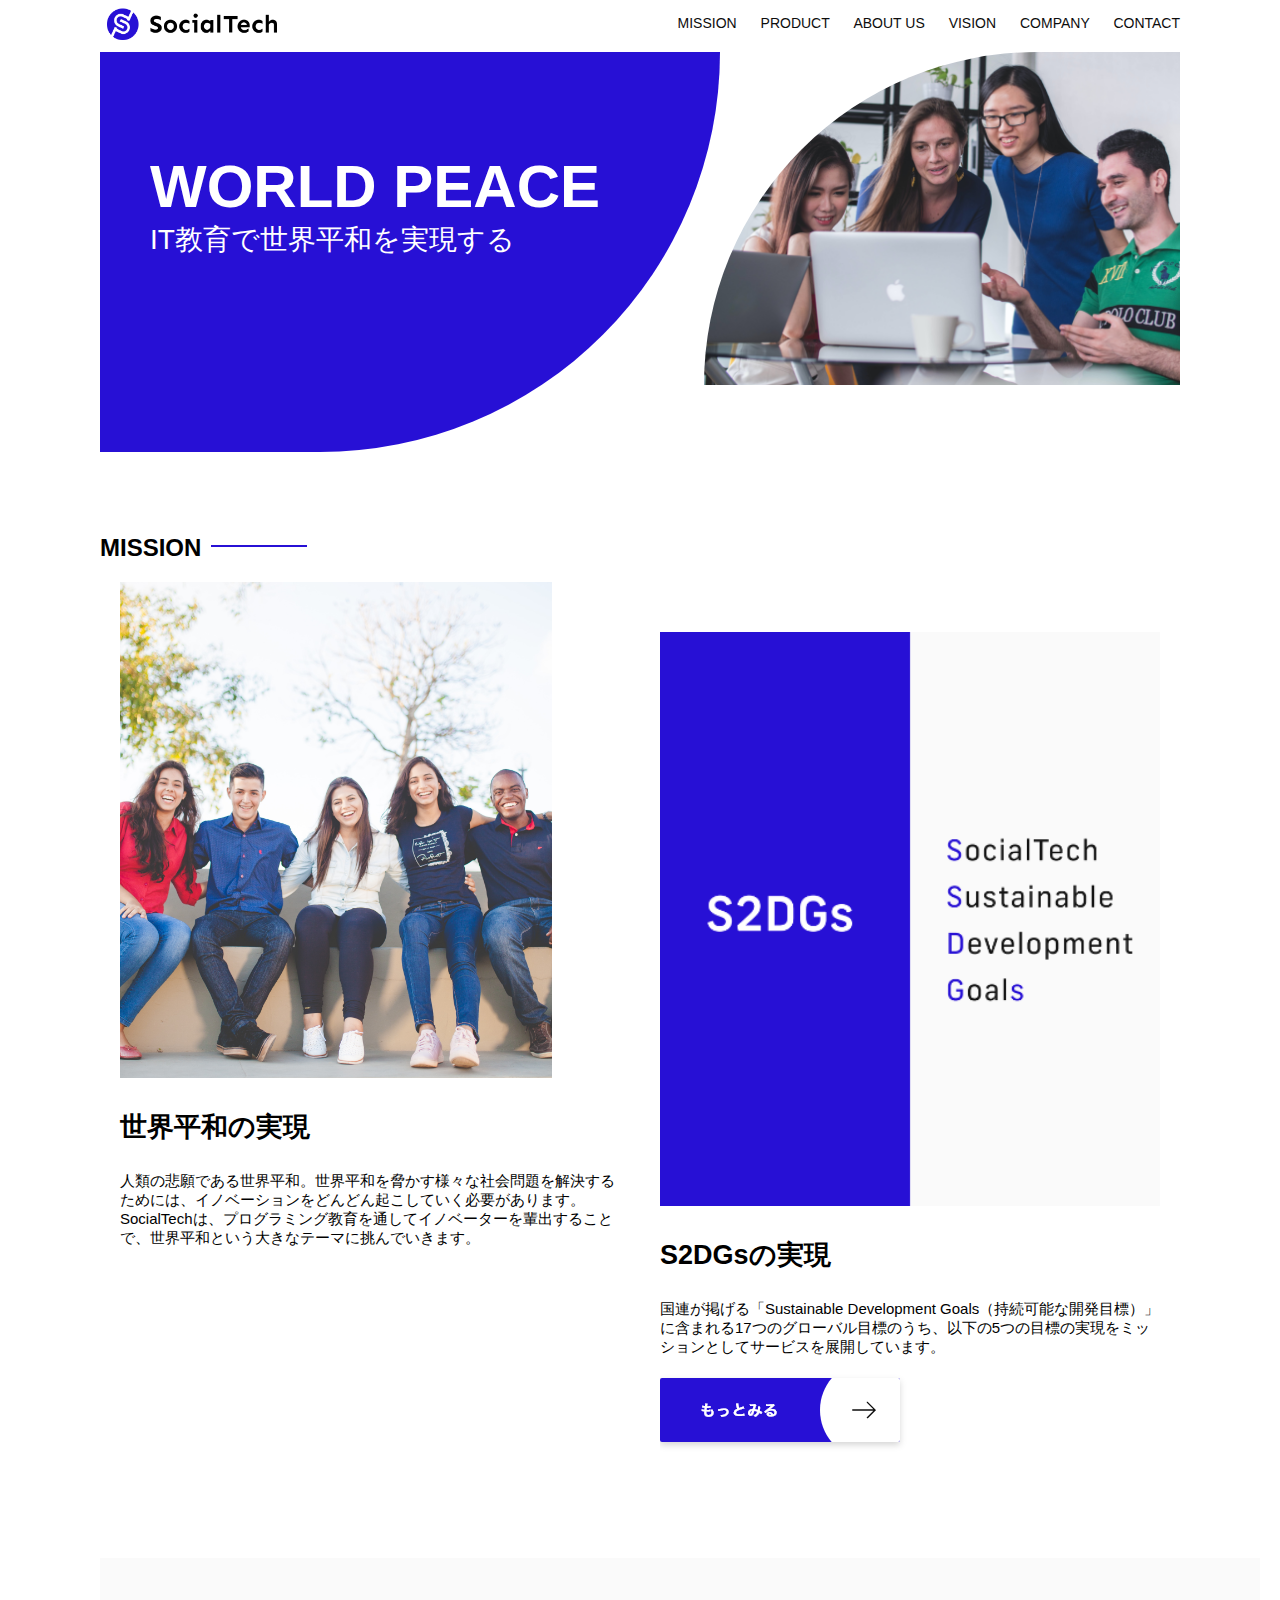
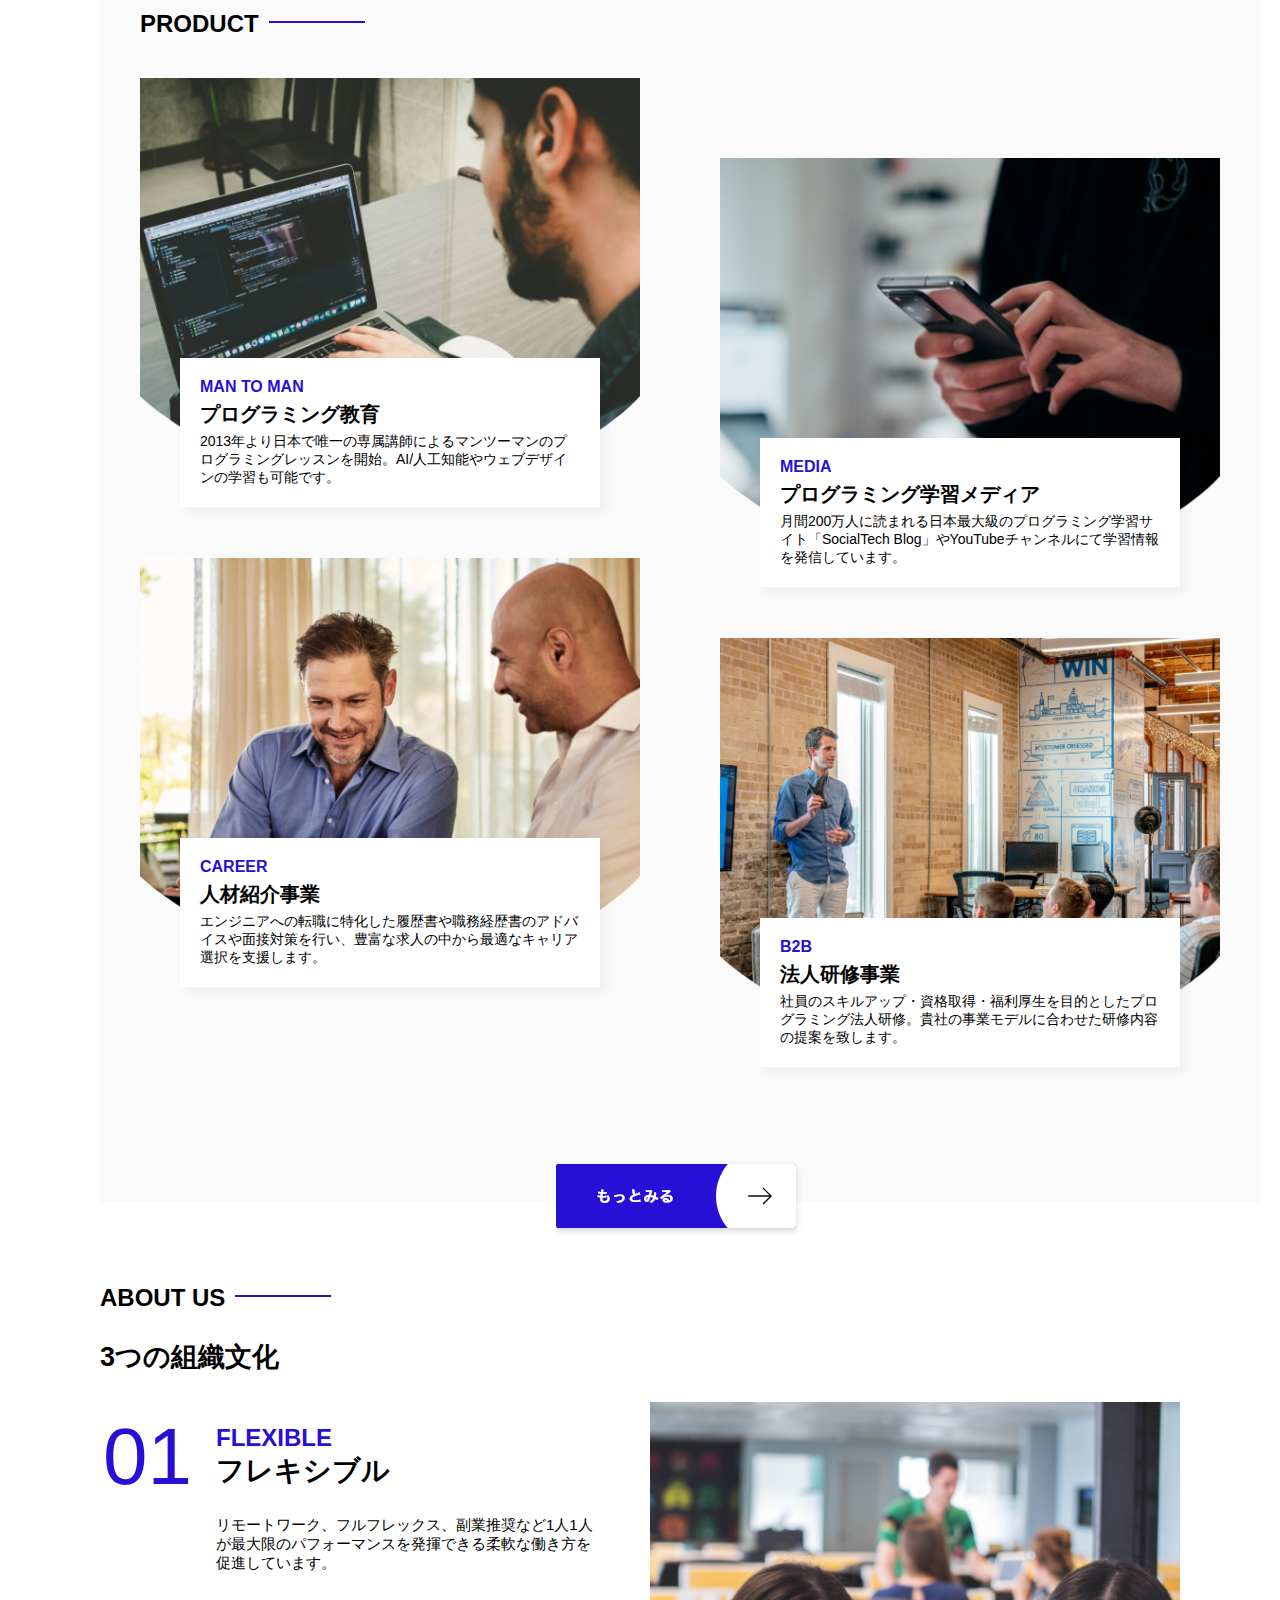
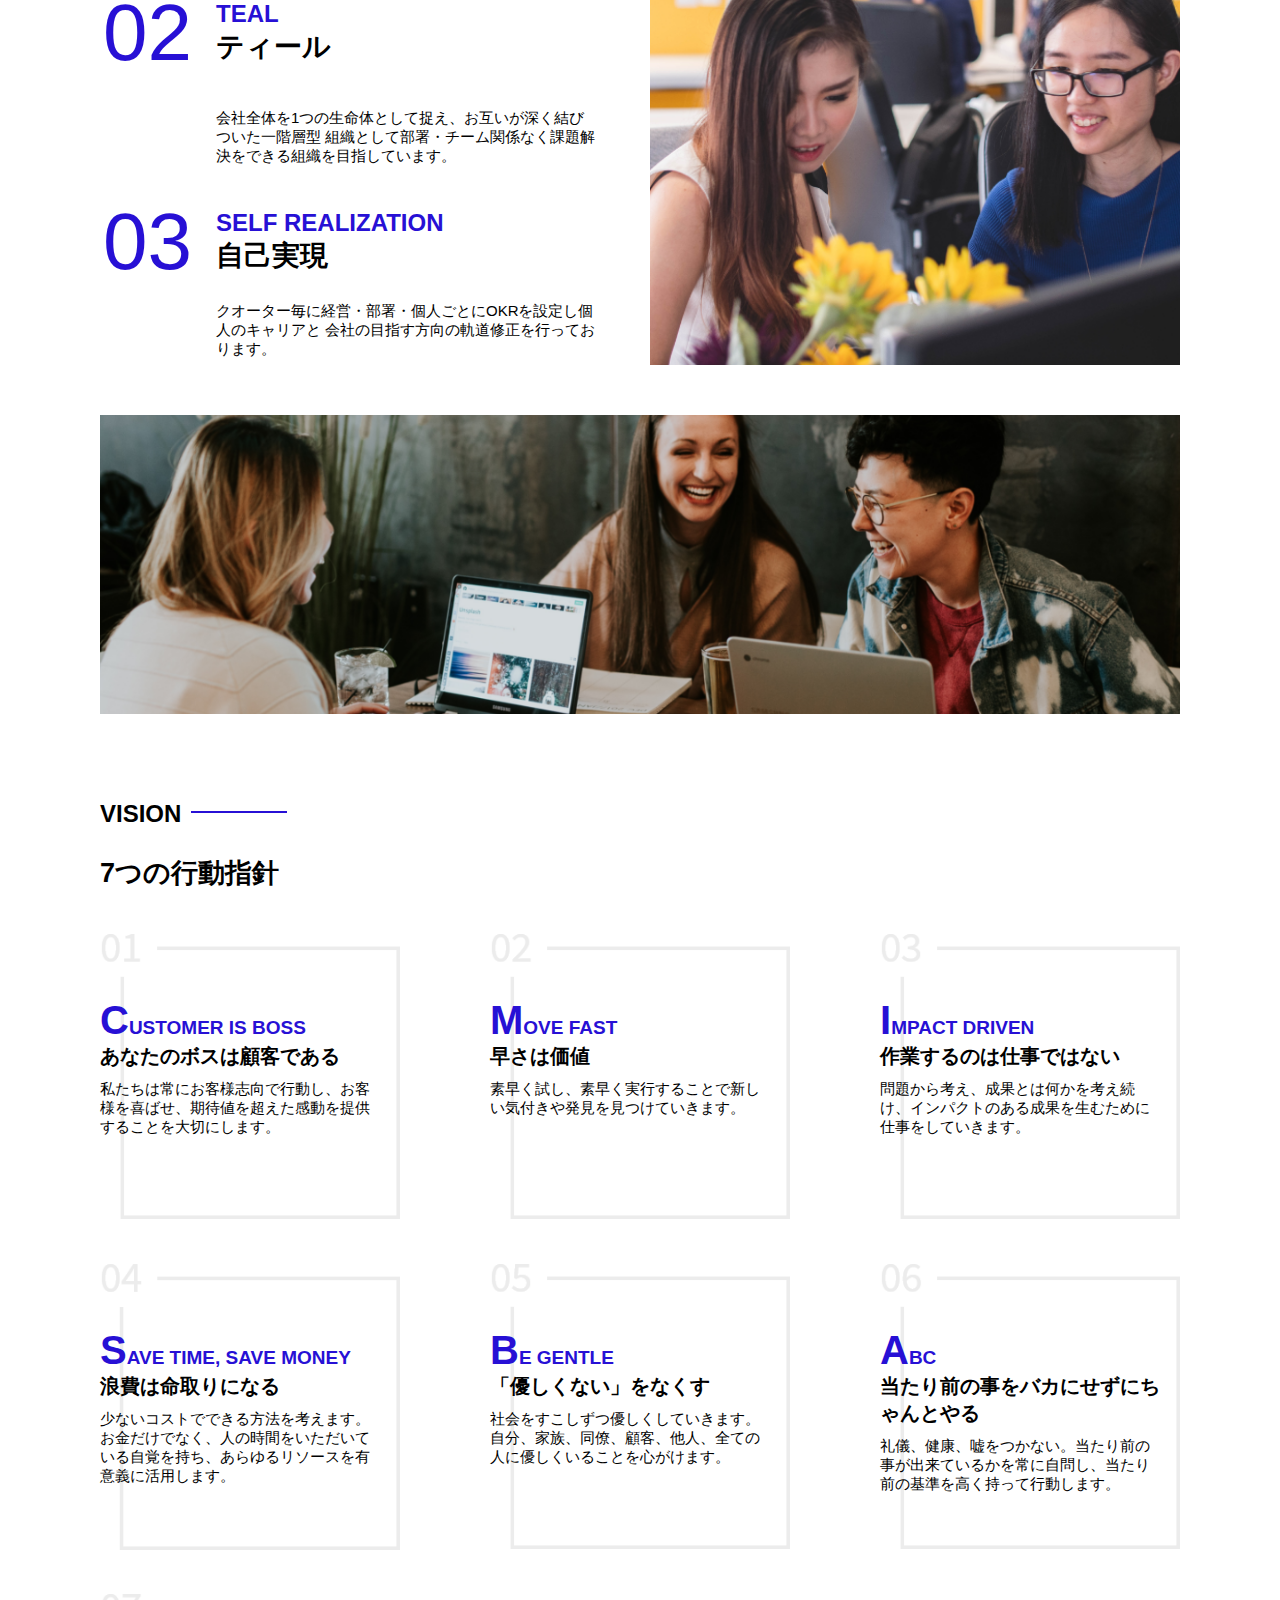
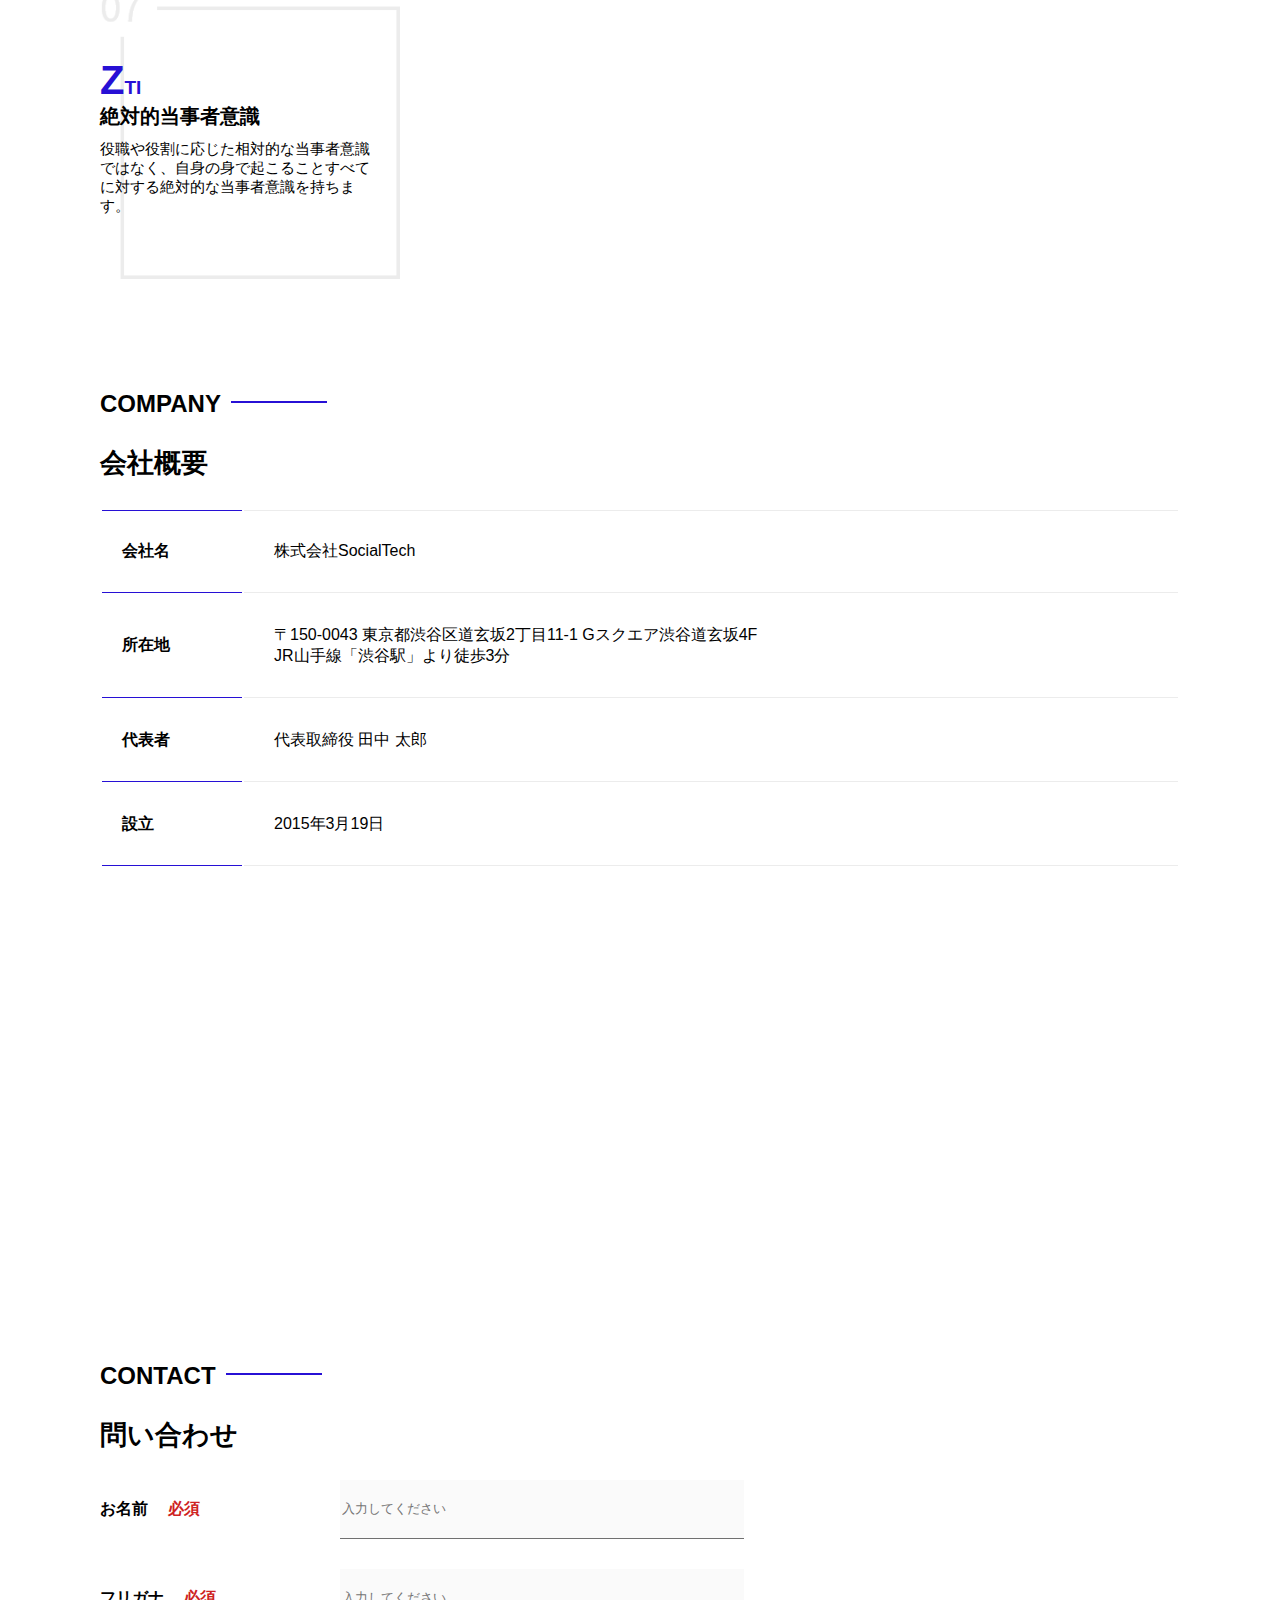
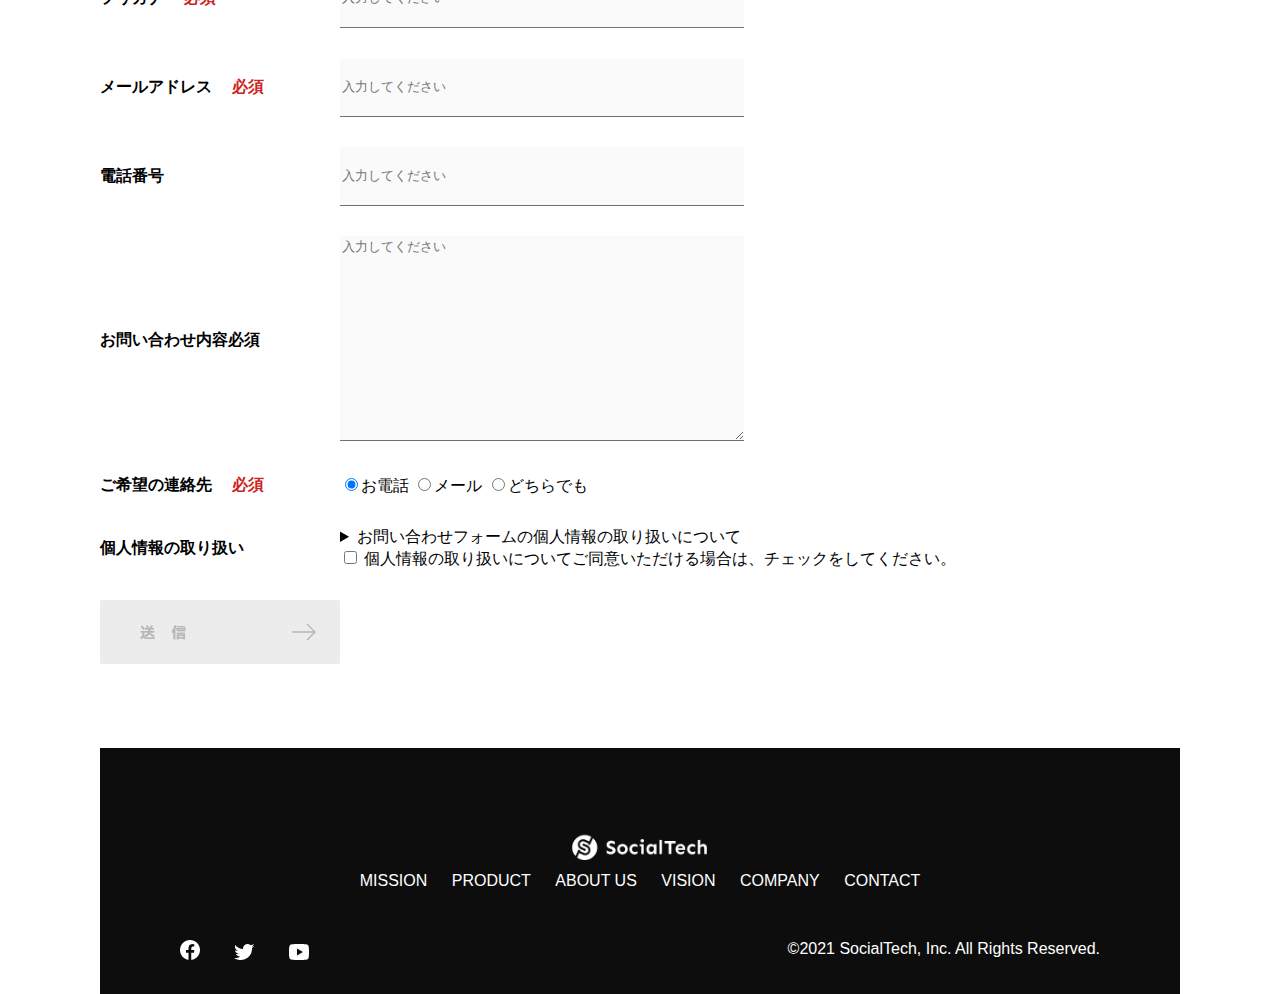
<file: index.html>
<!DOCTYPE html>
<html>
  <head>
    <title>SocialTech</title>
    <meta charset="UTF-8">
    <meta name="description" content="SocialTechはEdTech業界のリーディングカンパニーを目指します。">
    <meta name="viewport" content="width=device-width, initial-scale=1.0">
    <meta name="twitter:card" content="summary_large_image"/>
    <meta name="twitter:site" content="@Moyokoo600"/>
    <meta property="og:url" content="https://moyoko0227.github.io/samurai_HTML-CSS/"/>
    <meta property="og:title" content="SocialTech"/>
    <meta property="og:description" content="練習用"/>
    <meta property="og:image" content="images/logo.png"/>

    <link rel="stylesheet" href="style.css">
  </head>

  <body>
    <header>
      <a href="index.html" id="logo"><img src="images/logo.png" alt="トップページに戻る" ></a>
      <nav id="nav-pc">
        <a href="mission.html">MISSION</a>
        <a href="product.html">PRODUCT</a>
        <a href="index.html#aboutus">ABOUT US</a>
        <a href="index.html#vision">VISION</a>
        <a href="index.html#company">COMPANY</a>
        <a href="index.html#contact">CONTACT</a>
      </nav>

      <img id="menu-sp" src="images/button-menu.png" alt="ナビゲーションを開く" onclick="document.getElementById('nav-sp').style.display = 'block'">

      <nav id="nav-sp">
        <img id="close" src="images/button-close.png" alt="ナビゲーションを閉じる" onclick="document.getElementById('nav-sp').style.display = 'none'">
        <a id="logo-sp" href="index.html" onclick="document.getElementById('nav-sp').style.display = 'none'"><img src="images/logo-sp.png" alt="トップページに戻る"></a>
        <a class="menu" href="mission.html" onclick="document.getElementById('nav-sp').style.display = 'none'">MISSION</a>
        <a class="menu" href="product.html" onclick="document.getElementById('nav-sp').style.display = 'none'">PRODUCT</a>
        <a class="menu" href="index.html#aboutus" onclick="document.getElementById('nav-sp').style.display = 'none'">ABOUT US</a>
        <a class="menu" href="index.html#vision" onclick="document.getElementById('nav-sp').style.display = 'none'">VISION</a>
        <a class="menu" href="index.html#company" onclick="document.getElementById('nav-sp').style.display = 'none'">COMPANY</a>
        <a class="menu" href="index.html#contact" onclick="document.getElementById('nav-sp').style.display = 'none'">CONTACT</a>
        <div id="sns">
          <a href="https://www.facebook.com/sejuku2013"><img src=images/button-facebook.png alt="Facebookのリンク"></a>
          <a href="https://twitter.com/samuraijuku"><img src="images/button-twitter.png" alt="Twitterのリンク"></a>
          <a href="https://www.youtube.com/channel/UCCFOQO5aDK0xXam4cUQXT8g"><img src=images/button-youtube.png alt="YouTubeのリンク"></a>
        </div>

      </nav>
    </header>

    <main>
      <article>
        <section id="main-visual">
          <div id="main-message">
            <h1>WORLD PEACE</h1>
            <p>IT教育で世界平和を実現する</p>
          </div>
          <img src="images/index/index-main.png" alt="PCの周りに集まる多国籍の仲間たち">
        </section>

        <section id="mission">
          <h2 class="index-h2">MISSION</h2>
          <div id="mission-flex">
            <div>
              <img id="misiion-photo" src="images/index/index-mission.png" alt="屋外のベンチで写真を撮影する多国籍の仲間たち">
              <h3>世界平和の実現</h3>
              <p>人類の悲願である世界平和。世界平和を脅かす様々な社会問題を解決するためには、イノベーションをどんどん起こしていく必要があります。SocialTechは、プログラミング教育を通してイノベーターを輩出することで、世界平和という大きなテーマに挑んでいきます。</p>
            </div>

            <div>
              <img id="s2dgs" src="images/index/s2dgs.png" alt="S2DGs">
              <h3>S2DGsの実現</h3>
              <p>国連が掲げる「Sustainable Development Goals（持続可能な開発目標）」に含まれる17つのグローバル目標のうち、以下の5つの目標の実現をミッションとしてサービスを展開しています。</p>
              <a href="mission.html">
                <img src="images/button-more.png" alt="もっとみる">
              </a>
            </div>
          </div>
        </section>

        <section id="product">
          <h2 class="index-h2">PRODUCT</h2>
          <div>
            <div id="product-left">
              <div>
                <img class="product-photo" src="images/index/index-mantoman.png" alt="PCでコードを書く男性">
                <div class="product-explain">
                  <span>MAN TO MAN</span>
                  <h3>プログラミング教育</h3>
                  <p>2013年より日本で唯一の専属講師によるマンツーマンのプログラミングレッスンを開始。AI/人工知能やウェブデザインの学習も可能です。</p>
                </div>
              </div>

              <div>
                <img class="product-photo" src="images/index/index-career.png" alt="笑顔で話し合う2人の男性">
                <div class="product-explain">
                  <span>CAREER</span>
                  <h3>人材紹介事業</h3>
                  <p>エンジニアへの転職に特化した履歴書や職務経歴書のアドバイスや面接対策を行い、豊富な求人の中から最適なキャリア選択を支援します。</p>
                </div>
              </div>
            </div>

            <div id="product-right">
              <div>
                <img class="product-photo" src="images/index/index-media.png" alt="スマートフォンを操作する人">
                <div class="product-explain">
                  <span>MEDIA</span>
                  <h3>プログラミング学習メディア</h3>
                  <p>月間200万人に読まれる日本最大級のプログラミング学習サイト「SocialTech Blog」やYouTubeチャンネルにて学習情報を発信しています。</p>
                </div>
              </div> 

              <div>
                <img class="product-photo" src="images/index/index-b2b.png" alt="講演中の男性とそれを聴く人々"> 
                <div class="product-explain">
                  <span>B2B</span>
                  <h3>法人研修事業</h3>
                  <p>社員のスキルアップ・資格取得・福利厚生を目的としたプログラミング法人研修。貴社の事業モデルに合わせた研修内容の提案を致します。</p>
                </div>
              </div>
            </div>
          </div>

        <div>
          <a id="product-more" href="product.html">
            <img src="images/button-more.png" alt="もっとみる">
          </a>
        </div>
        </section>

        <section id="aboutus">
          <h2 class="index-h2">ABOUT US</h2>
          <h3>3つの組織文化</h3>
          <div>
            <table class="culture-table">
              <tr>
                <td>
                  <span class="culture-num">01</span>
                </td>
                <td>
                  <span class="culture-en">FLEXIBLE</span>
                  <span class="culture-jp">フレキシブル</span>
                </td>
              </tr>
              <tr>
                <td>
                </td>
                <td>
                  <p class="culture-description">リモートワーク、フルフレックス、副業推奨など1人1人が最大限のパフォーマンスを発揮できる柔軟な働き方を促進しています。</p>
                </td>
              </tr>
              <tr>
                <td>
                  <span class="culture-num">02</span>
                </td>
                <td>
                  <span class="culture-en">TEAL</span>
                  <span class="culture-jp">ティール</span>
                </td>
                <tr>
                  <td>
                  </td>
                  <td>
                    <p class="description">会社全体を1つの生命体として捉え、お互いが深く結びついた一階層型
                      組織として部署・チーム関係なく課題解決をできる組織を目指しています。</p>
                  </td>
                </tr>
              </tr>
              <tr>
                <td>
                  <span class="culture-num">03</span>
                </td>
                <td>
                  <span class="culture-en">SELF REALIZATION</span>
                  <span class="culture-jp">自己実現</span>
                </td>
              </tr>
              <tr>
                <td>
                </td>

                <td>
                  <p class="culture-description">クオーター毎に経営・部署・個人ごとにOKRを設定し個人のキャリアと
                    会社の目指す方向の軌道修正を行っております。</p>
                </td>
              </tr>
            </table>

            <img class="culture-img" src="images/index/index-aboutus1.png" alt="笑顔で話し合う2人の女性">
          </div>
          <img class="culture-img2" src="images/index/index-aboutus2.png" alt="笑顔で話し合う3人の男女">
        </section>

        <section id="vision">
          <h2 class="index-h2">VISION</h2>
          <h3>7つの行動指針</h3>
          <div>
            <div class="vision-box">
              <img src="images/index/vision-01.png" alt="01">
              <span>
                <h4>CUSTOMER IS BOSS</h4>
                <h5>あなたのボスは顧客である</h5>
                <p>私たちは常にお客様志向で行動し、お客様を喜ばせ、期待値を超えた感動を提供することを大切にします。</p>
              </span>
            </div>

            <div class="vision-box">
              <img src="images/index/vision-02.png" alt="02">
              <span>
                <h4>MOVE FAST</h4>
                <h5>早さは価値</h5>
                <p>素早く試し、素早く実行することで新しい気付きや発見を見つけていきます。</p>
              </span>
            </div>

            <div class="vision-box">
              <img src="images/index/vision-03.png" alt="03">
              <span>
                <h4>IMPACT DRIVEN</h4>
                <h5>作業するのは仕事ではない</h5>
                <p>問題から考え、成果とは何かを考え続け、インパクトのある成果を生むために仕事をしていきます。</p>
              </span>
            </div>

            <div class="vision-box">
              <img src="images/index/vision-04.png" alt="04">
              <span>
                <h4>SAVE TIME, SAVE MONEY</h4>
                <h5>浪費は命取りになる</h5>
                <p>少ないコストでできる方法を考えます。お金だけでなく、人の時間をいただいている自覚を持ち、あらゆるリソースを有意義に活用します。</p>
              </span>
            </div>

            <div class="vision-box">
              <img src="images/index/vision-05.png" alt="05">
              <span>
                <h4>BE GENTLE</h4>
                <h5>「優しくない」をなくす</h5>
                <p>社会をすこしずつ優しくしていきます。自分、家族、同僚、顧客、他人、全ての人に優しくいることを心がけます。</p>
              </span>
            </div>

            <div class="vision-box">
              <img src="images/index/vision-06.png" alt="06">
              <span>
                <h4>ABC</h4>
                <h5>当たり前の事をバカにせずにちゃんとやる</h5>
                <p>礼儀、健康、嘘をつかない。当たり前の事が出来ているかを常に自問し、当たり前の基準を高く持って行動します。</p>
              </span>
            </div>
            
            <div class="vision-box">
              <img src="images/index/vision-07.png" alt="07">
              <span>
                <h4>ZTI</h4>
                <h5>絶対的当事者意識</h5>
                <p>役職や役割に応じた相対的な当事者意識ではなく、自身の身で起こることすべてに対する絶対的な当事者意識を持ちます。</p>
              </span>
            </div>
          </div>
        </section>

        <section id="company">
          <h2 class="index-h2">COMPANY</h2>
          <h3>会社概要</h3>

          <table id="company-table">
            <tr>
              <th class="tableheader-first">会社名</th>
              <td class="cell-first">株式会社SocialTech</td>
            </tr>
            <tr>
              <th class="tableheader">所在地</th>
              <td class="cell">〒150-0043 東京都渋谷区道玄坂2丁目11-1 Gスクエア渋谷道玄坂4F<br>JR山手線「渋谷駅」より徒歩3分</td>
            </tr>
            <tr>
              <th class="tableheader">代表者</th>
              <td class="cell">代表取締役 田中 太郎</td>
            </tr>
              <th class="tableheader">設立</th>
              <td class="cell">2015年3月19日</td>
          </table>

          <iframe src="https://www.google.com/maps/embed?pb=!1m18!1m12!1m3!1d3241.7769980488697!2d139.6935948758876!3d35.65786553125704!2m3!1f0!2f0!3f0!3m2!1i1024!2i768!4f13.1!3m3!1m2!1s0x60188b55ffeaaaab%3A0x552bb81dbe5fefb7!2z44CSMTUwLTAwNDMg5p2x5Lqs6YO95riL6LC35Yy66YGT546E5Z2C77yS5LiB55uu77yR77yR4oiS77yR77yR!5e0!3m2!1sja!2sjp!4v1689085888357!5m2!1sja!2sjp" width="600" height="450" style="border:0;" allowfullscreen="" loading="lazy" referrerpolicy="no-referrer-when-downgrade"></iframe>
        </section>

        <section id="contact">
          <h2 class="index-h2">CONTACT</h2>
          <h3>問い合わせ</h3>

          <form action="https://api.staticforms.xyz/submit" method="post">
            <input type="text" name="honeypot" style="display:none">
            <input type="hidden" name="accessKey" value="829901fa-8f30-4f0e-9610-efa7ad32d273">
            <input type="hidden" name="subject" value="お問合せフォーム" />
            <input type="hidden" name="replyTo" value="moyokoyoo@gmail.com">
            <input type="hidden" name="redirectTo" value="">
    
            <div>
              <div class="contact-heading">
                <label class="contact-label">お名前<span class="contact-span">必須</span></label>
              </div>
              <div>
                <input type="text" name="name" placeholder="入力してください" class="contact-textbox">
              </div>
            </div>

            <div>
              <div class="contact-heading">
                <label class="contact-label">フリガナ<span class="contact-span">必須</span></label>
              </div>
              <div>
                <input type="text" name="hurigana" placeholder="入力してください" class="contact-textbox">
              </div>
            </div>

            <div>
              <div class="contact-heading">
                <label class="contact-label">メールアドレス<span class="contact-span">必須</span></label>
              </div>
              <div>
                <input type="text" name="email" placeholder="入力してください"  class="contact-textbox">
              </div>
            </div>

            <div>
              <div class="contact-heading">
                <label class="contact-label">電話番号</label>
              </div>
              <div>
                <input type="text" name="tel" placeholder="入力してください" class="contact-textbox">
              </div>
            </div>

            <div>
              <div class="contact-heading">
                <label class="contact-label">お問い合わせ内容<span>必須</span></label>
              </div>
              <div>
                <textarea class="contact-textarea" placeholder="入力してください" name="message"></textarea>
              </div>
            </div>

            <div>
              <div class="contact-heading">
                <label class="contact-label">ご希望の連絡先<span class=contact-span>必須</span></label>
              </div>
              <div>
                <input class="radiobutton" type="radio" value="tel" name="contact" checked><label>お電話</label>
                <input class="radiobutton" type="radio" value="mail" name="contact"><label>メール</label>
                <input class="radiobutton" type="radio" value="both" name="contact"><label>どちらでも</label>
              </div>
            </div>

            <div>
              <div class="contact-heading">
                <label class="contact-label">個人情報の取り扱い</label>
              </div>
              <div>
                <details>
                  <summary>お問い合わせフォームの個人情報の取り扱いについて</summary>
                  <div>
                    <span>１．組織の名称又は氏名</span><br>
                    株式会社SocialTech<br><br>
                    <span>２．個人情報保護管理者（若しくはその代理人）の氏名又は職名、所属及び連絡先
                      鈴木 一郎 コーポレート部</span><br>
                      メールアドレス：support@socialtech.net<br>TEL：03-xxxx-xxxx<br><br>
                    <span>３．個人情報の利用目的</span><br>
                    ・本サービス及び本サービスに関連する情報の提供又はそれらに関する連絡のため<br>
                    ・ユーザーの本人確認のため<br>
                    ・当社サービスのご案内のため<br>
                    ・当社の商品等の広告または宣伝（電子メールによるものを含むものとします。）<br><br> 
                    <span>４．個人情報の取り扱い業務の委託</span><br>
                    個人情報の取扱業務の全部または一部を外部に業務委託する場合があります。<br>
                    その際、弊社は、個人情報を適切に保護できる管理体制を敷き実行していることを条件として<br>
                    委託先を厳選したうえで、機密保持契約を委託先と締結し、お客様の個人情報を厳密に管理させます。<br><br>
                    <span>５．個人情報の開示等の請求</span><br>
                    お客様は、弊社に対してご自身の個人情報の開示等（利用目的の通知、開示、内容の訂正・追加・削除、利用の停止または消去、第三者への提供の停止）に関して、当社問合わせ窓口に申し出ることができます。<br>
                    その際、弊社はお客様ご本人を確認させていただいたうえで、合理的な期間内に対応いたします。<br><br>
                    なお、個人情報に関する弊社問合わせ先は、次の通りです。<br><br>
                    株式会社SocialTech　個人情報問合せ窓口<br>
                    〒150-0043　東京都渋谷区道玄坂2丁目11-1 Ｇスクエア渋谷道玄坂 4F<br>
                    メールアドレス：support@socialtech.net　TEL：03-xxxx-xxxx<br><br>
                    <span>６．個人情報を提供されることの任意性について</span><br><br>
                    お客様がご自身の個人情報を弊社に提供されるか否かは、お客様のご判断によりますが、もしご提供されない場合には、適切なサービスが提供できない場合がありますので予めご了承ください。
                  </div>
                </details>
                <input type="checkbox" name="agree">
                <span>個人情報の取り扱いについてご同意いただける場合は、チェックをしてください。</span>
              </div>
            </div>

            <input type="image" src="images/button-submit.png" alt="送信する">
          </form>

        </section>
      </article>
      <footer>
        <div id="footer-logo">
          <img src="images/logo-sp.png" alt="SocialTech">
        </div>
        
        <div id="footer-link">
          <a href="mission.html">MISSION</a>
          <a href="product.html">PRODUCT</a>
          <a href="index.html#aboutus">ABOUT US</a>
          <a href="index.html#vision">VISION</a>
          <a href="index.html#company">COMPANY</a>
          <a href="index.html#contact">CONTACT</a>
        </div>

        <div id="sns-footer">
          <a href="https://www.facebook.com/sejuku2013"><img src="images/button-facebook.png" alt="Facebookのリンク"></a>
          <a href="https://twitter.com/samuraijuku"><img src="images/button-twitter.png" alt="Twitterのリンク"></a>
          <a href="https://www.youtube.com/channel/UCCFOQO5aDK0xXam4cUQXT8g"><img src="images/button-youtube.png" alt="YouTubeのリンク"></a>
          <span id="copyright">&copy;2021 SocialTech, Inc. All Rights Reserved. </span>
        </div>
      </footer>
    </main>
  </body>
</html>
</file>
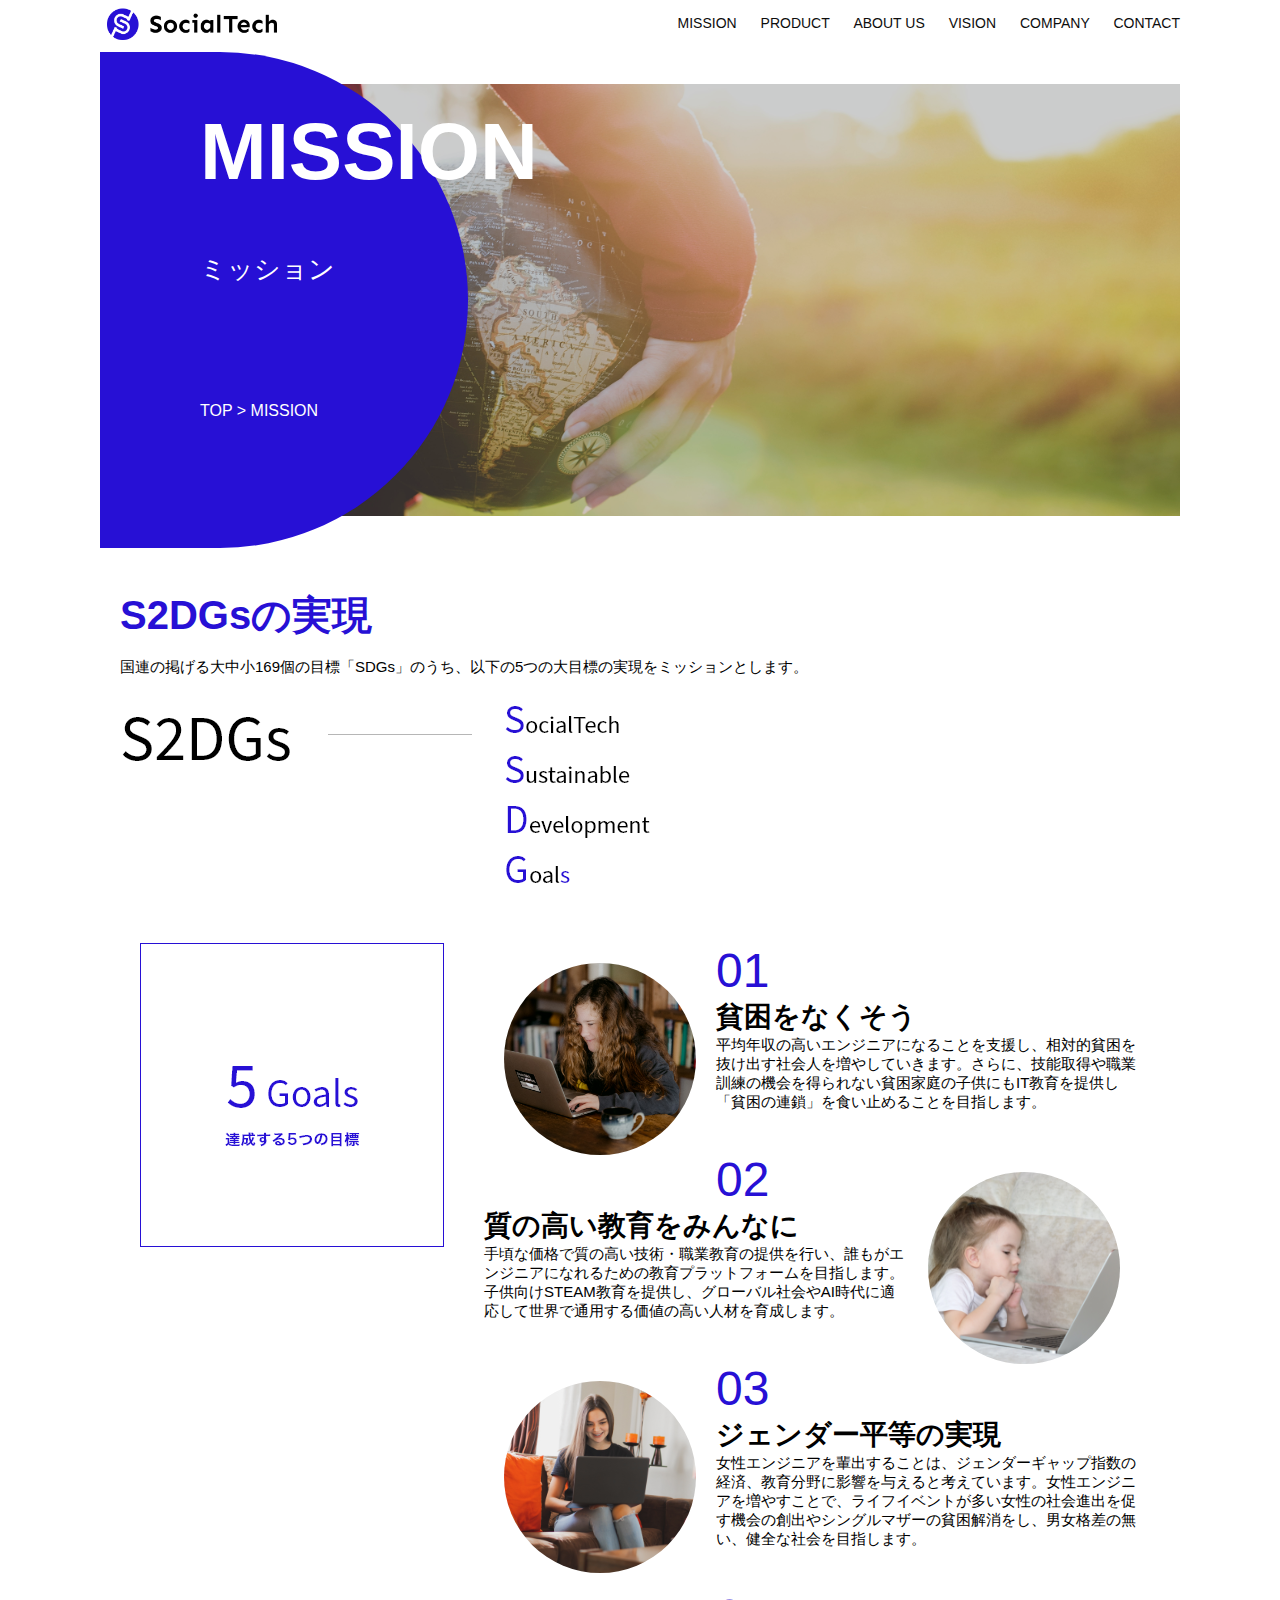
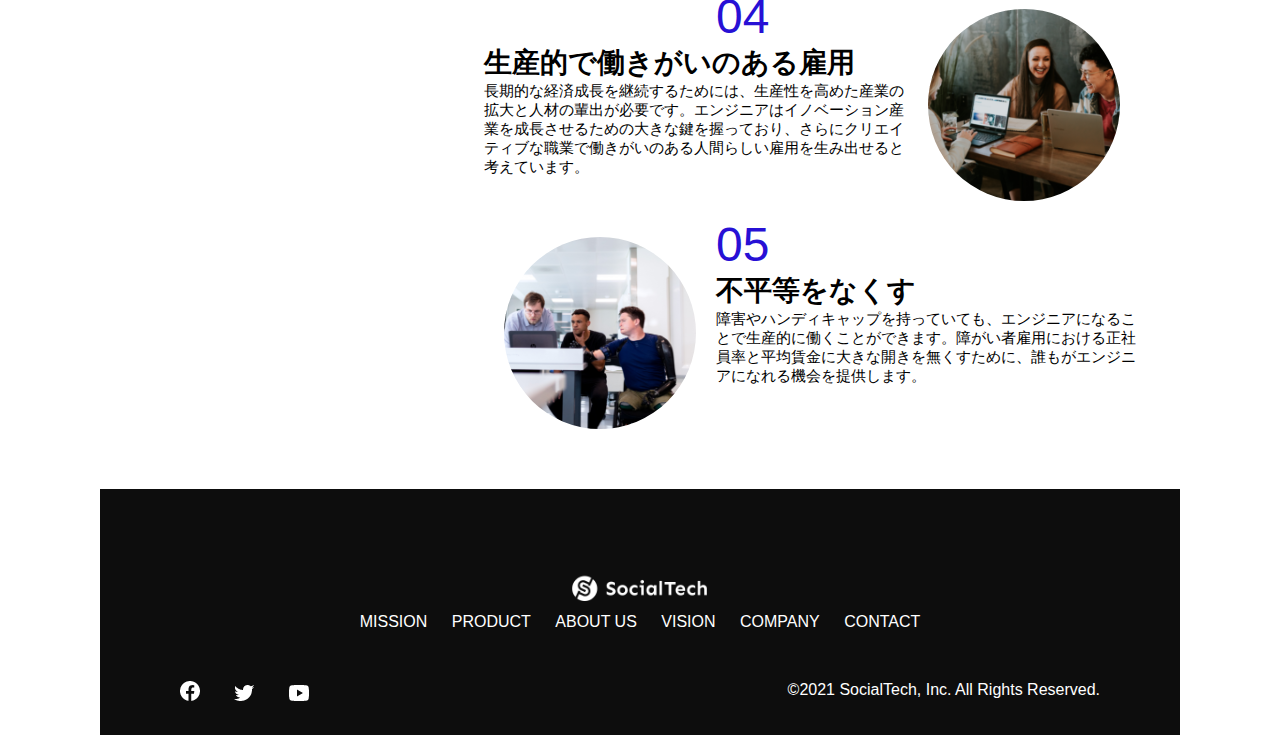
<file: mission.html>
<!DOCTYPE html>
<html>
  <head>
    <title>SocialTech - MISSION ミッション -</title>
    <meta charset="UTF-8">
    <meta name="description" content="SocialTechが目指す5つの目標（S2DGs）を紹介します">
    <meta name="viewport" content="width=device-width, initial-scale=1.0">
    <link rel="stylesheet" href="style.css">
  </head>

  <body>

    <header>
      <a href="index.html" id="logo"><img src="images/logo.png" alt="トップページに戻る"></a>
      <nav id="nav-pc">
        <a href="mission.html">MISSION</a>
        <a href="product.html">PRODUCT</a>
        <a href="index.html#aboutus">ABOUT US</a>
        <a href="index.html#vision">VISION</a>
        <a href="index.html#company">COMPANY</a>
        <a href="index.html#contact">CONTACT</a>
      </nav>

      <img id="menu-sp" src="images/button-menu.png" alt="ナビゲーションを開く" onclick="document.getElementById('nav-sp').style.display = 'block'">

      <nav id="nav-sp">
        <img id="close" src="images/button-close.png" alt="ナビゲーションを閉じる" onclick="document.getElementById('nav-sp').style.display = 'none'">
        <a id="logo-sp" href="index.html" onclick="document.getElementById('nav-sp').style.display = 'none'"><img src="images/logo-sp.png" alt="トップページに戻る"></a>
        <a class="menu" href="mission.html" onclick="document.getElementById('nav-sp').style.display = 'none'">MISSION</a>
        <a class="menu" href="product.html" onclick="document.getElementById('nav-sp').style.display = 'none'">PRODUCT</a>
        <a class="menu" href="index.html#aboutus" onclick="document.getElementById('nav-sp').style.display = 'none'">ABOUT US</a>
        <a class="menu" href="index.html#vision" onclick="document.getElementById('nav-sp').style.display = 'none'">VISION</a>
        <a class="menu" href="index.html#company" onclick="document.getElementById('nav-sp').style.display = 'none'">COMPANY</a>
        <a class="menu" href="index.html#contact" onclick="document.getElementById('nav-sp').style.display = 'none'">CONTACT</a>
        <div id="sns">
          <a href="https://www.facebook.com/sejuku2013"><img src=images/button-facebook.png alt="Facebookのリンク"></a>
          <a href="https://twitter.com/samuraijuku"><img src="images/button-twitter.png" alt="Twitterのリンク"></a>
          <a href="https://www.youtube.com/channel/UCCFOQO5aDK0xXam4cUQXT8g"><img src=images/button-youtube.png alt="YouTubeのリンク"></a>
        </div>

      </nav>
    </header>
    
    <main>
      <article>
        <section id="mission-main">
          <div id="mission-title">
            <h1>MISSION</h1>
            <span>ミッション</span>
            <div>TOP > MISSION</div>
          </div>
        </section>

        <section id="mission-s2dgs">
          <h2 class="mission-h2">S2DGsの実現</h2>
          <p>国連の掲げる大中小169個の目標「SDGs」のうち、以下の5つの大目標の実現をミッションとします。</p>
          <img src="images/mission/mission-s2dgs.png" alt="S2DGs">
        </section>

        <section id="mission-5goals">
          <div>
            <img id="s2dgs-image" src="images/mission/mission-5goals.png" alt="5Goals">
          </div>
          <div>
            <div>
              <img class="fivegoals-image-left" src="images/mission/mission-5goals01.png" alt="PCを操作する女の子">
              <span class="fivegoals-number">01</span>
              <h3 class="fivegoals-h3">貧困をなくそう</h3>
              <p class="fivegoals-p">平均年収の高いエンジニアになることを支援し、相対的貧困を抜け出す社会人を増やしていきます。さらに、技能取得や職業訓練の機会を得られない貧困家庭の子供にもIT教育を提供し「貧困の連鎖」を食い止めることを目指します。</p>
            </div>

            <div>
              <img class="fivegoals-image-right" src="images/mission/mission-5goals02.png" alt="PCを見つめる小さい女の子">
              <span class="fivegoals-number">02</span>
              <h3 class="fivegoals-h3">質の高い教育をみんなに</h3>
              <p class="fivegoals-p">手頃な価格で質の高い技術・職業教育の提供を行い、誰もがエンジニアになれるための教育プラットフォームを目指します。子供向けSTEAM教育を提供し、グローバル社会やAI時代に適応して世界で通用する価値の高い人材を育成します。</p>
            </div>

            <div>
              <img class="fivegoals-image-left" src="images/mission/mission-5goals03.png" alt="PCを操作する女性">
              <span class="fivegoals-number">03</span>
              <h3 class="fivegoals-h3">ジェンダー平等の実現</h3>
              <p class="fivegoals-p">女性エンジニアを輩出することは、ジェンダーギャップ指数の経済、教育分野に影響を与えると考えています。女性エンジニアを増やすことで、ライフイベントが多い女性の社会進出を促す機会の創出やシングルマザーの貧困解消をし、男女格差の無い、健全な社会を目指します。</p>
            </div>

            <div>
              <img class="fivegoals-image-right" src="images/mission/mission-5goals04.png" alt="笑顔で話し合う3人の男女">
              <span class="fivegoals-number">04</span>
              <h3 class="fivegoals-h3">生産的で働きがいのある雇用</h3>
              <p class="fivegoals-p">長期的な経済成長を継続するためには、生産性を高めた産業の拡大と人材の輩出が必要です。エンジニアはイノベーション産業を成長させるための大きな鍵を握っており、さらにクリエイティブな職業で働きがいのある人間らしい雇用を生み出せると考えています。</p>
            </div>

            <div>
              <img class="fivegoals-image-left" src="images/mission/mission-5goals05.png" alt="障害を持つ男性が生き生きと働く様子">
              <span class="fivegoals-number">05</span>
              <h3 class="fivegoals-h3">不平等をなくす</h3>
              <p class="fivegoals-p">障害やハンディキャップを持っていても、エンジニアになることで生産的に働くことができます。障がい者雇用における正社員率と平均賃金に大きな開きを無くすために、誰もがエンジニアになれる機会を提供します。</p>
            </div>

          </div>
        </section>


      </article>
      <footer>
        <div id="footer-logo">
          <img src="images/logo-sp.png" alt="SocialTech">
        </div>
        
        <div id="footer-link">
          <a href="mission.html">MISSION</a>
          <a href="product.html">PRODUCT</a>
          <a href="index.html#aboutus">ABOUT US</a>
          <a href="index.html#vision">VISION</a>
          <a href="index.html#company">COMPANY</a>
          <a href="index.html#contact">CONTACT</a>
        </div>

        <div id="sns-footer">
          <a href="https://www.facebook.com/sejuku2013"><img src="images/button-facebook.png" alt="Facebookのリンク"></a>
          <a href="https://twitter.com/samuraijuku"><img src="images/button-twitter.png" alt="Twitterのリンク"></a>
          <a href="https://www.youtube.com/channel/UCCFOQO5aDK0xXam4cUQXT8g"><img src="images/button-youtube.png" alt="YouTubeのリンク"></a>
          <span id="copyright">&copy;2021 SocialTech, Inc. All Rights Reserved. </span>
        </div>
      </footer>
    </main>
  </body>
</html>
</file>
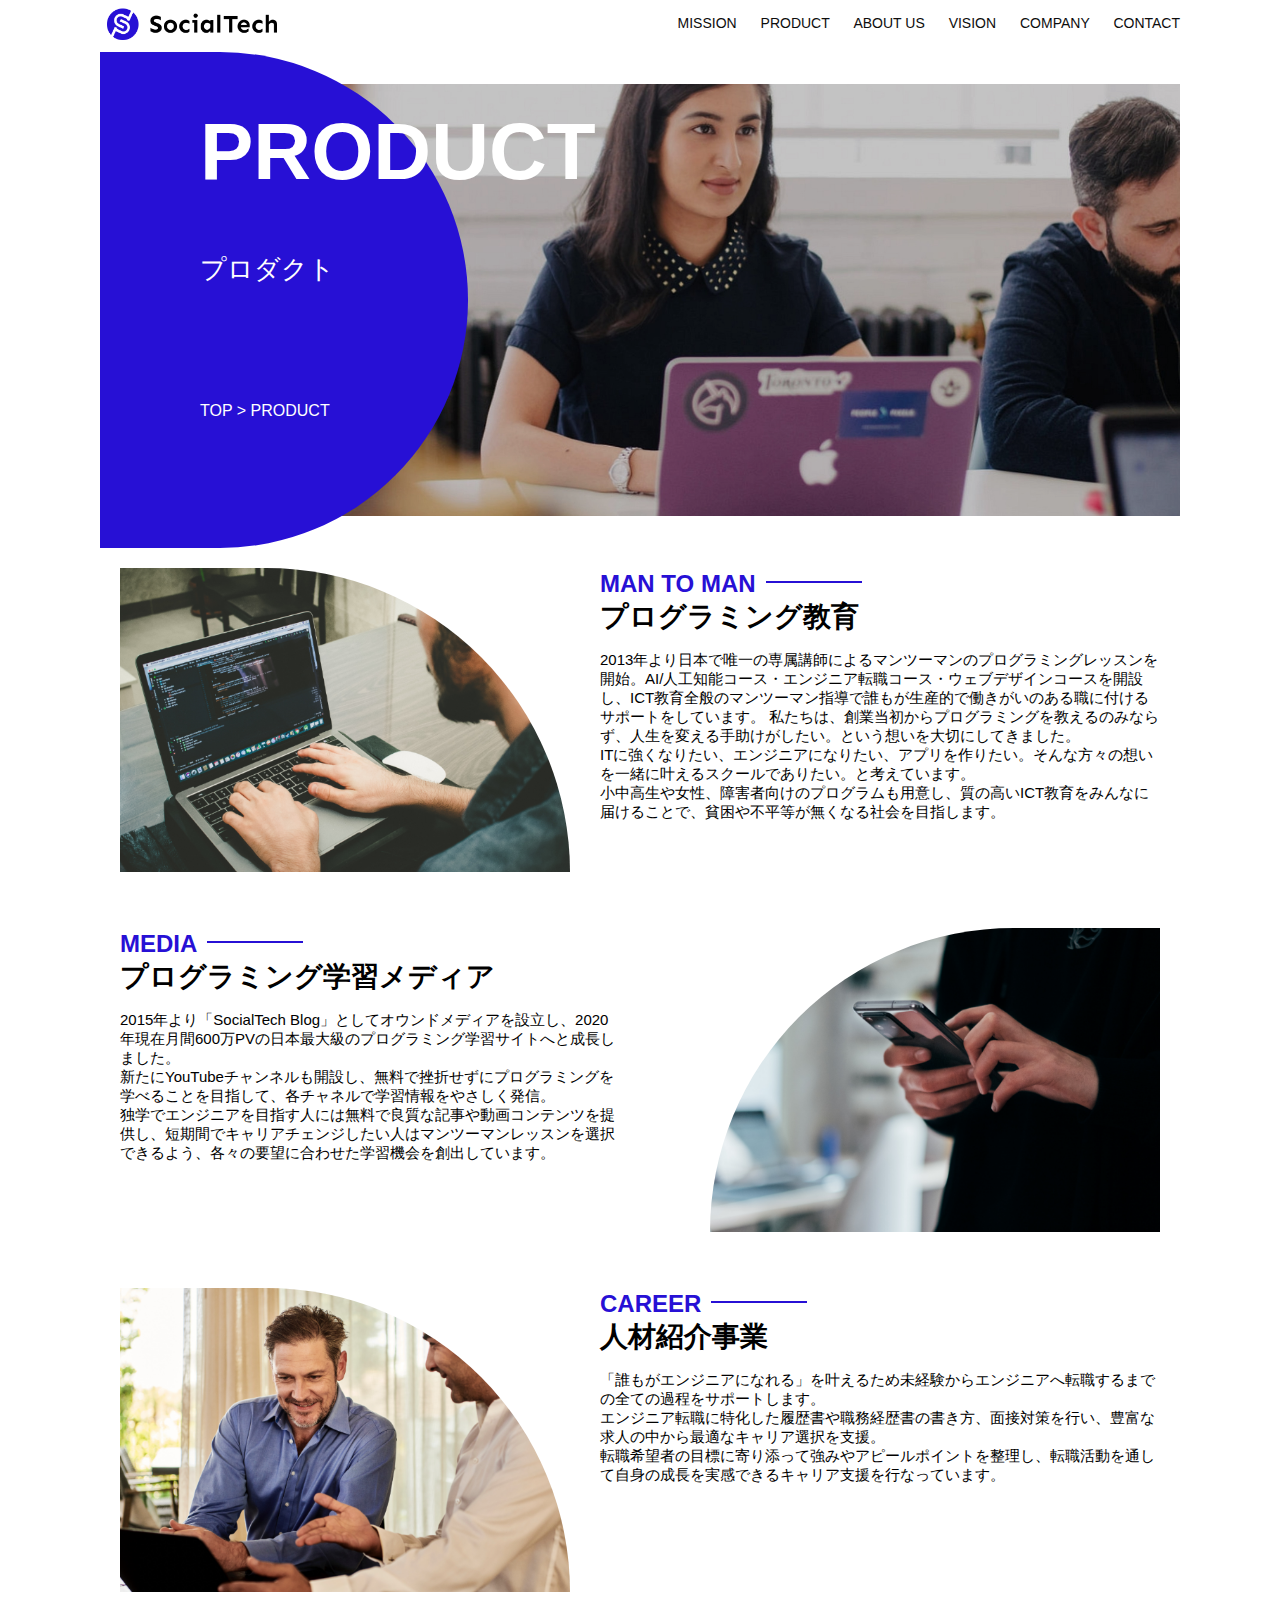
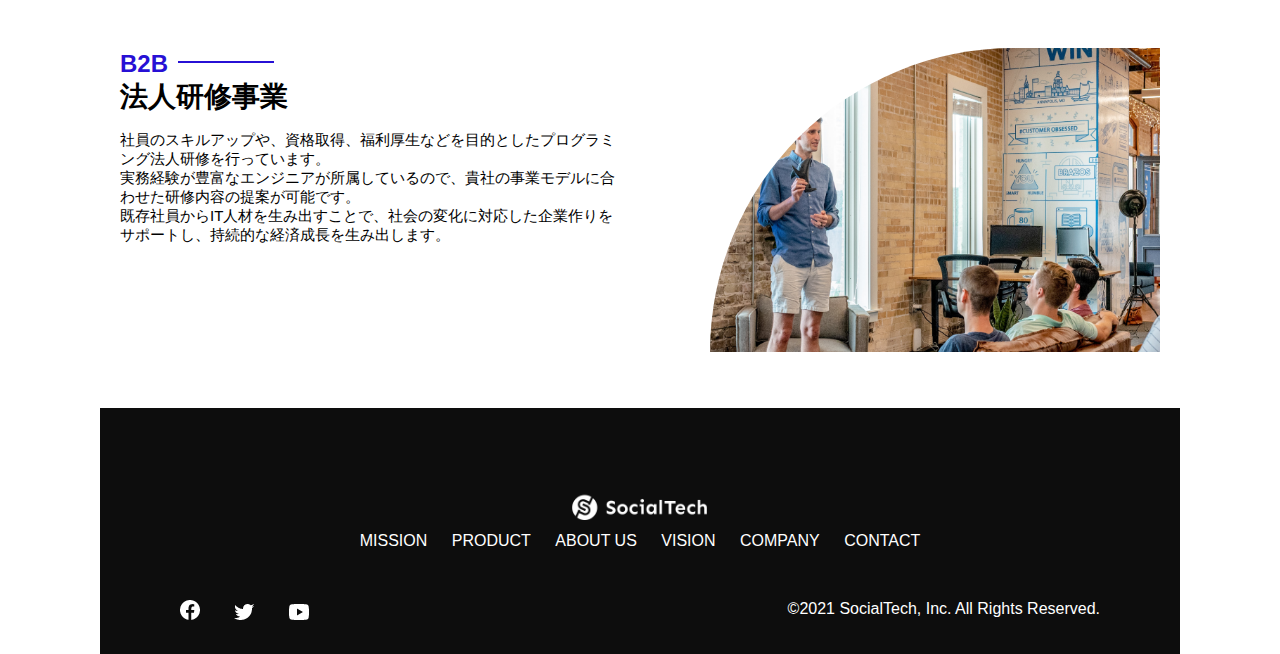
<file: product.html>
<!DOCTYPE html>
<html>
  <head>
    <title>SocialTech - PRODUCT プロダクト -</title>
    <meta charset="UTF-8">
    <meta name="description" content="SocialTechの4つのプロダクトを紹介します">
    <meta name="viewport" content="width=device-width, initial-scale=1.0">
    <link rel="stylesheet" href="style.css">
  </head>

  <body>

    <header>
      <a href="index.html" id="logo"><img src="images/logo.png" alt="トップページに戻る"></a>
      <nav id="nav-pc">
        <a href="mission.html">MISSION</a>
        <a href="product.html">PRODUCT</a>
        <a href="index.html#aboutus">ABOUT US</a>
        <a href="index.html#vision">VISION</a>
        <a href="index.html#company">COMPANY</a>
        <a href="index.html#contact">CONTACT</a>
      </nav>

      <img id="menu-sp" src="images/button-menu.png" alt="ナビゲーションを開く" onclick="document.getElementById('nav-sp').style.display = 'block'">

      <nav id="nav-sp">
        <img id="close" src="images/button-close.png" alt="ナビゲーションを閉じる" onclick="document.getElementById('nav-sp').style.display = 'none'">
        <a id="logo-sp" href="index.html" onclick="document.getElementById('nav-sp').style.display = 'none'"><img src="images/logo-sp.png" alt="トップページに戻る"></a>
        <a class="menu" href="mission.html" onclick="document.getElementById('nav-sp').style.display = 'none'">MISSION</a>
        <a class="menu" href="product.html" onclick="document.getElementById('nav-sp').style.display = 'none'">PRODUCT</a>
        <a class="menu" href="index.html#aboutus" onclick="document.getElementById('nav-sp').style.display = 'none'">ABOUT US</a>
        <a class="menu" href="index.html#vision" onclick="document.getElementById('nav-sp').style.display = 'none'">VISION</a>
        <a class="menu" href="index.html#company" onclick="document.getElementById('nav-sp').style.display = 'none'">COMPANY</a>
        <a class="menu" href="index.html#contact" onclick="document.getElementById('nav-sp').style.display = 'none'">CONTACT</a>
        <div id="sns">
          <a href="https://www.facebook.com/sejuku2013"><img src=images/button-facebook.png alt="Facebookのリンク"></a>
          <a href="https://twitter.com/samuraijuku"><img src="images/button-twitter.png" alt="Twitterのリンク"></a>
          <a href="https://www.youtube.com/channel/UCCFOQO5aDK0xXam4cUQXT8g"><img src=images/button-youtube.png alt="YouTubeのリンク"></a>
        </div>

      </nav>
    </header>

    <main>
      <article>
        <section id="product-main">
          <div id="product-title">
            <h1>PRODUCT</h1>
            <span>プロダクト</span>
            <div>TOP > PRODUCT</div>
          </div>
        </section>

        <section class="product-section1">
          <img src="images/product/product-mantoman.png" alt="PCでコードを書く男性">
          <div>
            <h2 class="product-h2">MAN TO MAN</h2>
            <h3 class="product-h3">プログラミング教育</h3>
            <p>2013年より日本で唯一の専属講師によるマンツーマンのプログラミングレッスンを開始。AI/人工知能コース・エンジニア転職コース・ウェブデザインコースを開設し、ICT教育全般のマンツーマン指導で誰もが生産的で働きがいのある職に付けるサポートをしています。
              私たちは、創業当初からプログラミングを教えるのみならず、人生を変える手助けがしたい。という想いを大切にしてきました。<br>ITに強くなりたい、エンジニアになりたい、アプリを作りたい。そんな方々の想いを一緒に叶えるスクールでありたい。と考えています。<br>小中高生や女性、障害者向けのプログラムも用意し、質の高いICT教育をみんなに届けることで、貧困や不平等が無くなる社会を目指します。</p>
          </div>
        </section>

        <section class="product-section2">
          <div>
            <h2 class="product-h2">MEDIA</h2>
            <h3 class="product-h3">プログラミング学習メディア</h3>
            <p>2015年より「SocialTech
              Blog」としてオウンドメディアを設立し、2020年現在月間600万PVの日本最大級のプログラミング学習サイトへと成長しました。<br>新たにYouTubeチャンネルも開設し、無料で挫折せずにプログラミングを学べることを目指して、各チャネルで学習情報をやさしく発信。<br>独学でエンジニアを目指す人には無料で良質な記事や動画コンテンツを提供し、短期間でキャリアチェンジしたい人はマンツーマンレッスンを選択できるよう、各々の要望に合わせた学習機会を創出しています。</p>
          </div>    
          <img src="images/product/product-media.png" alt="スマートフォンを操作する人">
          
        </section>

        <section class="product-section1">
          <img src="images/product/product-career.png" alt="笑顔で話し合う2人の男性">
          <div>
            <h2 class="product-h2">CAREER</h2>
            <h3 class="product-h3">人材紹介事業</h3>
            <p> 「誰もがエンジニアになれる」を叶えるため未経験からエンジニアへ転職するまでの全ての過程をサポートします。<br>エンジニア転職に特化した履歴書や職務経歴書の書き方、面接対策を行い、豊富な求人の中から最適なキャリア選択を支援。<br>転職希望者の目標に寄り添って強みやアピールポイントを整理し、転職活動を通して自身の成長を実感できるキャリア支援を行なっています。<br></p>
          </div>
        </section>

        <section class="product-section2">
          <div>
            <h2 class="product-h2">B2B</h2>
            <h3 class="product-h3">法人研修事業</h3>
            <p>社員のスキルアップや、資格取得、福利厚生などを目的としたプログラミング法人研修を行っています。<br>実務経験が豊富なエンジニアが所属しているので、貴社の事業モデルに合わせた研修内容の提案が可能です。<br>既存社員からIT人材を生み出すことで、社会の変化に対応した企業作りをサポートし、持続的な経済成長を生み出します。</p>
          </div>
            <img src="images/product/product-b2b.png" alt="講演中の男性とそれを聴く人々">
        </section>

      </article>
      <footer>
        <div id="footer-logo">
          <img src="images/logo-sp.png" alt="SocialTech">
        </div>
        
        <div id="footer-link">
          <a href="mission.html">MISSION</a>
          <a href="product.html">PRODUCT</a>
          <a href="index.html#aboutus">ABOUT US</a>
          <a href="index.html#vision">VISION</a>
          <a href="index.html#company">COMPANY</a>
          <a href="index.html#contact">CONTACT</a>
        </div>

        <div id="sns-footer">
          <a href="https://www.facebook.com/sejuku2013"><img src="images/button-facebook.png" alt="Facebookのリンク"></a>
          <a href="https://twitter.com/samuraijuku"><img src="images/button-twitter.png" alt="Twitterのリンク"></a>
          <a href="https://www.youtube.com/channel/UCCFOQO5aDK0xXam4cUQXT8g"><img src="images/button-youtube.png" alt="YouTubeのリンク"></a>
          <span id="copyright">&copy;2021 SocialTech, Inc. All Rights Reserved. </span>
        </div>
      </footer>
    </main>

  </body>
</file>
<file: style.css>
body {
  font-family: "Source Sans Pro", "Hiragino Kaku Gothic ProN", Meiryo, Arial, sans-serif;
}
p {
  font-size: 15px;
}
@media screen and (min-width: 768px) {
body {
  max-width: 1080px;
  min-width: 960px;
  margin: 0 auto 0 auto;
}
header{
  display: flex;
  justify-content: space-between;
/* アイテムの横方向（主軸）の揃え方 */
}
#nav-pc {
  text-align: right;
  font-size: 14px;
  padding-top:15px;
}
#nav-pc > a {
  text-decoration: none;
  margin-left: 20px;
}
#nav-pc > a:link {
  color: #0d0d0d;
}
#nav-pc > a:visited {
  color: #0d0d0d;
}
#nav-pc > a:hover {
  color: #0d0d0d;
  text-decoration: underline;
}
#nav-pc > a:active {
  color: #0d0d0d;
}
#main-visual {
  position: relative;
  /* 本来の表示位置を基準にした相対位置 */
  height: 400px
}
#main-message {
  position: absolute;
  /* 親要素を基準にした絶対位置 */
  top: 0;
  left: 0;
  background-color: #2710d5;
  color:#ffffff;
  border-radius: 0 0 476px 0;
  max-width: 620px;
  height: 100%;
  width: 100%;
  z-index: 11;
}
#main-message > h1 {
  font-size: 60px;
  font-weight: bold;
  margin: 100px 0 0 50px;
}
#main-message > p {
  font-size: 28px;
  margin: 0 0 0 50px;
}
#main-visual > img {
  max-width: 476px;
  border-radius: 476px 0 0 0;
  position: absolute;
  top: 0;
  right: 0;
  z-index: 10px;
}
h2 {
  margin: 40px 0 0 0;
}
h2::after {
  content :url("images/line.png");
  margin-left: 10px;
}
h3 {
  font-size: 27px;
}
#mission {
  margin: 80px auto 80px auto;
  width: 100%;
}
#mission-flex {
  width: 100%;
  display: flex;
}
#mission-flex > div {
  width: 50%;
  margin: 20px;
}
#mission-photo {
  width:100%
}
#s2dgs {
  margin-top: 50px;
  width:100%;
}
#product {
  background-color: #fafafa;
  width: 100%;
  margin: 80px 0 80px 0;
  padding: 10px 40px 0 40px;
}
#product > div {
  margin-top: 40px;
  display: flex;
}
#product-left {
  width: 50%;
  margin-right: 20px;
}
#product-right {
  width: 50%;
  margin-left: 20px;
  margin-top: 80px;
}
#product-left > div {
  position: relative;
  height: 480px;
  margin-right: 20px;
}
#product-right > div {
  position: relative;
  height: 480px;
  margin-left: 20px;
}
.product-photo {
  width: 100%;
}
.product-explain {
  background-color: #ffffff;
  position: absolute;
  left: 0;
  top: 280px;
  margin: 0 40px 0 40px;
  padding: 20px;
  box-shadow: 5px 5px 10px rgba(0, 0, 0, 0.05);
}
.product-explain >span {
  color: #2710d5;
  font-weight: bold;
  font-size: 16px;
  margin: 0;
}
.product-explain > h3 {
  font-size: 20px;
  margin: 5px 0 5px 0;
}
.product-explain > p {
  font-size: 14px;
  margin: 0;
}
#product-more {
  margin: 0 auto -42px auto;
}
#aboutus {
  margin: 80px auto 80px auto;
}
#aboutus > div {
  display: flex;
}
.culture-img {
  width: 100%;
  align-self: flex-start;
}
.culture-img2 {
  margin-top: 50px;
  width: 100%;
}
.culture-table {
  max-width:500px;
  margin-right: 50px;
}
.culture-num {
  font-size: 80px;
  color: #2710d5;
  margin:0 20px 0 0;
}
.culture-en {
  color: #2710d5;
  font-weight: bold;
  font-size: 24px;
  display: block
}
.culture-jp {
  font-size: 28px;
  font-weight: bold;
}
.culture-description {
  margin: 0;
}
#vision {
  margin: 80px auto 80px auto;
}
#vision > div {
  width: 100%;
  display:flex;
  justify-content: space-between;
  flex-wrap: wrap;
}
.vision-box {
  width: 300px;
  height: 300px;
  margin-bottom: 30px;
  position: relative;
}
.vision-box > img {
  width: 100%;
  height: auto;
  position: absolute;
  top: 0;
  left: 0;
  z-index: 30;
}
.vision-box > span {
  position: absolute;
  top: 0;
  left: 0;
  z-index: 31;
  margin-right: 20px;
}
.vision-box > span > h4 {
  color: #2710d5;
  font-size: 19px;
  margin: 80px 0 0 0;
}
.vision-box > span > h4::first-letter {
  font-size: 40px;
}
.vision-box > span >h5 {
  font-size: 20px;
  margin: 0;
}
.vision-box > span > p {
  margin: 10px 0 0 0;
}
#company {
  margin: 80px auto 80px auto; 
}
#company-table {
  width: 100%
}
.tableheader {
  text-align: left;
  padding: 20px;
  border-bottom-color: #2710d5;
  border-bottom-width: 1px;
  border-bottom-style: solid;
  width: 100px;
}
.tableheader-first {
  text-align: left;
  padding: 20px;
  border-bottom-color: #2710d5;
  border-bottom-width: 1px;
  border-bottom-style: solid;
  border-top-color: #2710d5;
  border-top-width: 1px;
  border-top-style: solid;
  width: 100px;
}
.cell {
  padding :30px;
  border-bottom-color: #ececec;
  border-bottom-width: 1px;
  border-bottom-style: solid;
}
.cell-first {
  padding :30px;
  border-bottom-color: #ececec;
  border-bottom-width: 1px;
  border-bottom-style: solid;
  border-top-color: #ececec;
  border-top-width: 1px;
  border-top-style: solid;
}
#company > iframe {
  width: 100%;
  height: 368px;
  margin-top: 40px;
}
#contact {
  margin: 80px auto 80px auto
}
#contact > form > div {
  display: flex;
  flex-direction: row;
  flex-wrap: wrap;
  padding-bottom: 30px;
}
.contact-heading {
  width: 240px;
  align-self: center;
}
.contact-label {
  font-weight: bold;
}
.contact-span {
  color: #ce2222;
  margin: 20px;
  font-weight:bold;
}
.contact-textbox {
  border-top: 0;
  border-left: 0;
  border-right: 0;
  border-bottom-width: 1px;
  border-bottom-color: #707070;
  border-bottom-style: solid;
  background-color:#fafafa;
  width: 400px;
  height: 56px;
}
.contact-textarea {
  border-top: 0;
  border-left: 0;
  border-right: 0;
  border-bottom-width:1px;
  border-bottom-color: #707070;
  border-bottom-style: solid;
  background-color: #fafafa;
  width: 400px;
  height: 200px;
}
details {
  width: 700px;
}
details > div {
  background-color: #fafafa;
  padding: 20px;
}
details > div > span {
  font-weight: bold;
}
footer {
  background-color: #0d0d0d;
  text-align: center;
  padding: 80px 80px 30px 80px; 
}
#footer-log {
  margin-bottom: 30px; 
}
#footer-link {
  margin-bottom: 50px;
}
#footer-link > a {
  text-decoration: none;
  margin: 10px;
}
#footer-link > a:link {
  color: #ffffff;
}
#footer-link > a:visited {
  color: #ffffff;
}
#footer-link > a:hover {
  color: #ffffff;
  text-decoration: underline;
}
#footer-link > a:active {
  color: #ffffff;
}
#sns-footer {
  text-align: left;
  width: 100%
}
#sns-footer > a {
  margin-right: 30px;
}
#copyright {
  color: #ffffff;
  float: right;
}
#nav-sp,
#menu-sp {
  display: none;
}
/* mission.html */
  #mission-main {
    height: 496px;
    width: 100%;
    background-image: url(images/mission/mission-main.png);
    background-repeat: no-repeat;
    background-position-y: center;
  }
  #mission-title {
    background-color: #2710d5;
    width: 368px;
    color: #ffffff;
    height: 496px;
    border-radius: 0 248px 248px 0;
    position: relative;
  }
  #mission-title > h1 {
    position: absolute;
    top: 0;
    left: 100px;
    font-size: 80px;
  }
  #mission-title > span {
    position: absolute;
    top: 200px;
    left: 100px;
    font-size: 26px;
  }
  #mission-title > div {
    position: absolute;
    top: 350px;
    left: 100px;
    font-size: 16px;
  }
  #mission-s2dgs {
    width: 100%;
    margin: 20px;
  }
  .mission-h2 {
    color: #2710d5;
    font-size: 40px;
  }
  .mission-h2::after {
    content: none;
  }
  #mission-5goals {
    margin: 20px;
    display: flex;
  }
  #mission-5goals > div{
    flex-grow: 1;
    padding: 20px;
  }
  #mission-5goals > div > div {
    margin-bottom: 40px;
  }
  .fivegoals-image-right {
    float: right;
    margin: 20px;
  }
  .fivegoals-image-left {
    float: left;
    margin: 20px;
  }
  .fivegoals-number {
    color: #2710d5;
    font-size: 48px;
    margin: 0;
  }
  .fivegoals-h3 {
    font-size: 28px;
    margin: 0;
  }
  .fivegoals-p {
    margin: 0;
  }

  /* product.html */
  #product-main {
    height: 496px;
    width: 100%;
    background-image: url(images/product/product-main.png);
    background-repeat: no-repeat;
    background-position-y: center;
  }
  #product-title {
    background-color: #2710d5;
    width: 368px;
    color: #ffffff;
    height: 496px;
    border-radius: 0 248px 248px 0;
    position: relative;
  }
  #product-title > h1 {
    position: absolute;
    top: 0;
    left: 100px;
    font-size: 80px;
  }
  #product-title > span {
    position: absolute;
    top: 200px;
    left: 100px;
    font-size: 26px;
  }
  #product-title > div {
    position: absolute;
    top: 350px;
    left: 100px;
    font-size: 16px;
  }
  .product-section1 {
    position: relative;
    margin: 20px;
    height: 340px;
  }
  .product-section1 > img {
    position: absolute;
    top: 0;
    left: 0;
    width: 450px;
    margin: 0 40px 30px 0;
    border-radius: 0 432px 0 0;
  }
  .product-section1 > div {
    position: absolute;
    top: 0;
    left: 480px;
  }
  .product-section2 {
    position: relative;
    margin: 20px;
    height: 340px;
  }
  .product-section2 > img {
    position: absolute;
    top: 0;
    right: 0;
    width: 450px;
    margin: 0 0 30px 40px;
    border-radius: 432px 0 0 0;
  }
  .product-section2 > div {
    width: 500px;
    position: absolute;
    top: 0;
    left: 0;
  }
  .product-h2 {
    color: #2710d5;
    font-size: 24px;
    margin: 0;
  }
  .product-h3 {
    font-size: 28px;
    margin: 0;
  }
}

@media screen and (max-width: 767px) {
  body {
    min-width: 375px;
    margin: 0;
  }
  #nav-pc {
    display: none;
  }
  #menu-sp {
    float: right;
    padding: 0;
  }
  #nav-sp {
    background-color: #2710d5;
    position: absolute;
    top: 0;
    left: 0;
    width: 100%;
    height: 100%;
    display: none;
    z-index: 100;
  }
  #close {
    position: absolute;
    top: 20px;
    left: 20px;
  }
  #logo-sp {
    margin: 80px 0 30px 20px;
  }
  #nav-sp > a {
    display: block;
  }
  #nav-sp > a:link {
    color: #ffffff;
  }
  #nav-sp > a:visited {
    color: #ffffff;
  }
  #nav-sp > a:hover {
    color: #ffffff;
    text-decoration: underline;
  }
  #nav > a:active {
    color: #ffffff;
  }
  #nav-sp >.menu {
    text-decoration: none;
    display: block;
    margin: 0 20px 0 20px;
    height: 44px;
    font-size: 16px;
    background-image: url("images/arrow.png");
    background-repeat: no-repeat;
    background-position: right top;
  }
  #sns {
    position: absolute;
    bottom: 20px;
    left: 20px;
  }
  #sns > a {
    margin-right: 30px;
  }
  #main-visual {
    position: relative;
    height: 470px;
    width: 100%;
    overflow: hidden;
  }
  #main-visual > div {
    position: absolute;
    top: 0;
    left: 0;
    background-color: #2710d5;
    color: white;
    border-radius: 0 0 476px 0;
    text-align: center;
    height: 280px;
    width: 100%;
    z-index: 11;
  }
  #main-visual > div > h1 {
    font-size: 28px;
    margin: 90px 0 0 0;
  }
  #main-visual > div > p {
    margin: 0;
  }
  #main-visual > img {
    width: 100%;
    border-radius: 476px 0 0 0;
    z-index: 10;
    position: absolute;
    bottom: 0;
    right: 0;
  }
  h2::after {
    content: url(images/line.png);
    margin-left: 10px;
  }
  h3 {
    font-size: 24px;
    margin: 10px 0 0 0;
  }
  #mission {
    margin: 20px;
  }
  #misiion-photo, {
    width: 100%;
  }
  #s2dgs {
    width: 100%;
  }
  #product {
    background-color: #fafafa;
    padding-top: 10px; 
  }
  #product h2 {
    margin-left: 20px; 
  }
  #product-left,
  #product-right {
    margin-right: 20px;
    margin-left: 20px;
  }
  #product-left > div,
  #product-right > div {
    position: relative;
    height: 540px;
  }
  .product-explain {
    background-color: #ffffff;
    position: absolute;
    left: 0;
    bottom: 50px;
    padding: 20px;
    box-shadow: 5px 5px 10px rgba(0, 0, 0, 0.05);
  }
  .product-explain > span {
    color: #2710d5;
    font-weight: bold;
    font-size: 16px;
    margin: 0;
  }
  .product-explain > h3 {
    margin: 10px 0 10px 0;
  }
  .product-photo {
    width: 100%;
  }
  #product-more > img {
    margin: 0 0 -42px 20px;
  }
  #aboutus {
    margin: 80px 20px 80px 20px;
  }
  #aboutus >div {
    display: flex;
    flex-direction: column;
  }
  .culture-table {
    width: 100%;
    padding-right: 20px;
    order: 2;
  }
  .culture-img {
    width: 100%;
    order: 1;
  }
  .culture-img2 {
    width: 100%;
  }
  .culture-num {
    font-size: 80px;
    color: #2710d5;
  }
  .culture-en {
    color: #2710d5;
    font-weight: bold;
    font-size: 20px;
    display: block;
  }
  .culture-jp {
    display: block;
  }
  .culture-description {
    margin: 0;
  }
  #vision {
    margin: 80px 20px 80px 20px;
  }
  .vision-box {
    width: 300px;
    height: 300px;
    margin-bottom: 30px;
    position: relative;
  }
  .vision-box > img {
    width: 100%;
    height: auto;
    position: absolute;
    top: 0;
    left: 0;
    z-index: 30; 
  }
  .vision-box > span {
    position: absolute;
    top: 0;
    left: 0;
    z-index: 31;
    margin-right: 20px;
  }
  .vision-box > span >h4 {
    color: #2710d5;
    font-size: 19px;
    margin: 60px 0 0 0;
  }
  .vision-box > span > h5 {
    font-size: 20px;
    margin: 0 0 0 0;
  }
  .vision-box > span > p {
    margin: 10px 0 0 0;
  }
  #company {
    margin: 0 20px 0 20px;
  }
  #company > h3 {
    margin-bottom: 20px;
  }

  #company > table {
  width: 100%;
  } 
  .tableheader-first {
  text-align: left;
  padding: 10px;
  border-bottom-color: #2710d5;
  border-bottom-width: 1px;
  border-bottom-style: solid;
  border-top-color: #2710d5;
  border-top-width: 1px;
  border-top-style: solid;
  width: 50px;
  }
  .tableheader {
  text-align: left;
  padding: 20px;
  border-bottom-color: #2710d5;
  border-bottom-width: 1px;
  border-bottom-style: solid;
  width:50px;
  }
  .cell {
  padding: 20px;
  border-bottom-color: #ececec;
  border-bottom-width: 1px;
  border-bottom-style: solid;
  }
  .cell-first {
  padding: 20px;
  border-bottom-color: #ececec;
  border-bottom-width: 1px;
  border-bottom-style: solid;
  border-top-color: #ececec;
  border-top-width: 1px;
  border-top-style: solid;
  }
  #company > iframe {
  width: 100%;
  height: 240px;
  margin: 40px 0 0 0;
  }
  #contact {
  margin: 80px 20px 80px 20px;
  }
  #contact > h3 {
  margin-bottom: 20px;
  }
  #contact > form > div {
  margin-bottom: 20px;
  }
  .contact-heading {
  margin-bottom: 20px;
  }
  .contact-label {
    font-weight: bold;
  }
  .contact-span {
    color: #ce2222;
    margin:0 0 0 20px;
    font-weight: bold;
  }
  .contact-textbox {
    height: 56px;
    border-top: 0;
    border-left: 0;
    border-right: 0;
    background-color: #fafafa;
    border-bottom-color: #707070;
    border-bottom-width: 1px;
    border-style: solid;
    min-width: 300px;
    width: 100%;
  }
  .contact-textarea {
    height: 150px;
    border-top: 0;
    border-left: 0;
    border-right: 0;
    background-color: #fafafa;
    width: 100%;
  }
  .radiobutton {
    margin-bottom: 20px;
  }
  .radiobutton + label::after {
    content: "\A";
    white-space: pre;
  }
  footer {
    background-color: #0d0d0d;
    padding: 30px 20px 50px 20px; 
  }
  #footer-logo {
    margin-bottom: 30px; 
  }
  #footer-link {
    margin-bottom: 50px;
  }
  #footer-link > a {
    text-decoration: none;
    margin: 0 20px 30px 0;
    display: block;
    background-image: url(images/arrow.png);
    background-repeat: no-repeat;
    background-position: right top;
  }
  #footer-link a:link {
    color: #ffffff;
  }
  #footer-link a:visited {
    color: #ffffff;
  }
  #footer-link > a:hover {
    color: #ffffff;
    text-decoration: underline;
  }
  #footer-link > a:active {
    color: #ffffff;
  }
  #sns-footer > a {
    margin-right: 30px;
  }
  #copyright {
    font-size: 12px;
    display: block;
    margin-top: 30px;
    color: #ffffff;
  }


  /* mission.html */
  #mission-main {
    height: 256px;
    width: 100%;
    background-image: url(images/mission/mission-main.png);
    background-repeat: no-repeat;
    background-position-y: center;
    background-size: auto 208px;
  }
  #mission-title {
    background-color: #2710d5;
    width: 136px;
    color: #ffffff;
    height: 256px;
    border-radius: 0 248px 248px 0;
    position: relative;
  }
  #mission-title > h1 {
    position: absolute;
    top: 0;
    left: 20px;
    font-size: 40px;
  }
  #mission-title > span {
    position: absolute;
    top: 110px;
    left: 20px;
    font-size: 18px;
  }
  #mission-title > div {
    position: absolute;
    top: 180px;
    left: 20px;
    font-size: 13px;
  }
  #mission-s2dgs {
    margin: 20px;
  }
  .mission-h2 {
    color: #2710d5;
    font-size: 38px;
    margin: 0;
  }
  .mission-h2::after {
    content: none;
  }
  #mission-s2dgs > img {
    width: 100%;
  }
  #mission-5goals {
    margin: 20px;
  }
  #mission-5goals > div > div {
    margin-bottom: 40px;
  }
  #s2dgs-image {
    width: 100%;
  }
  .fivegoals-image-right {
    margin: 20px auto 20px auto;
    display: block;
  }
  .fivegoals-image-left {
    margin: 20px auto 20px auto;
    display: block;
  }
  .fivegoals-number {
    color: #2710d5;
    font-size: 48px;
    margin: 0;
  }
  .fivegoals-h3 {
    font-size: 28px;
    margin: 0;
  }
  .fivegoals-p {
    margin: 0;
  }

  /* product */
  #product-main {
    height: 256px;
    width: 100%;
    background-image: url(images/product/product-main.png);
    background-repeat: no-repeat;
    background-position-y: center;
    background-size: auto 208px;
  }
  #product-title {
    background-color: #2710d5;
    width: 136px;
    color: #ffffff;
    height: 256px;
    border-radius: 0 248px 248px 0;
    position: relative;
  }
  #product-title > h1 {
    position: absolute;
    top: 0;
    left: 20px;
    font-size: 40px;
  }
  #product-title > span {
    position: absolute;
    top: 110px;
    left: 20px;
    font-size: 18px;
  }
  #product-title > div {
    position: absolute;
    top: 180px;
    left: 20px;
    font-size: 13px;
  }
  .product-section1 {
    margin: 20px;
  }
  .product-section1 > img {
    width: 100%;
    border-radius: 0 300px 0 0;
  }
  .product-section2 {
    margin: 20px;
    display: flex;
    flex-direction: column;
  }
  .product-section2 > img {
    order: 1;
    width: 100%;
    border-radius: 300px 0 0 0;
  }
  .product-section2 > div {
    order: 2;
  }
  .product-h2 {
    color: #2710d5;
    font-size: 24px;
    margin: 0;
  }
  .product-h3 {
    font-size: 28px;
    margin: 0;
  }
}
</file>
